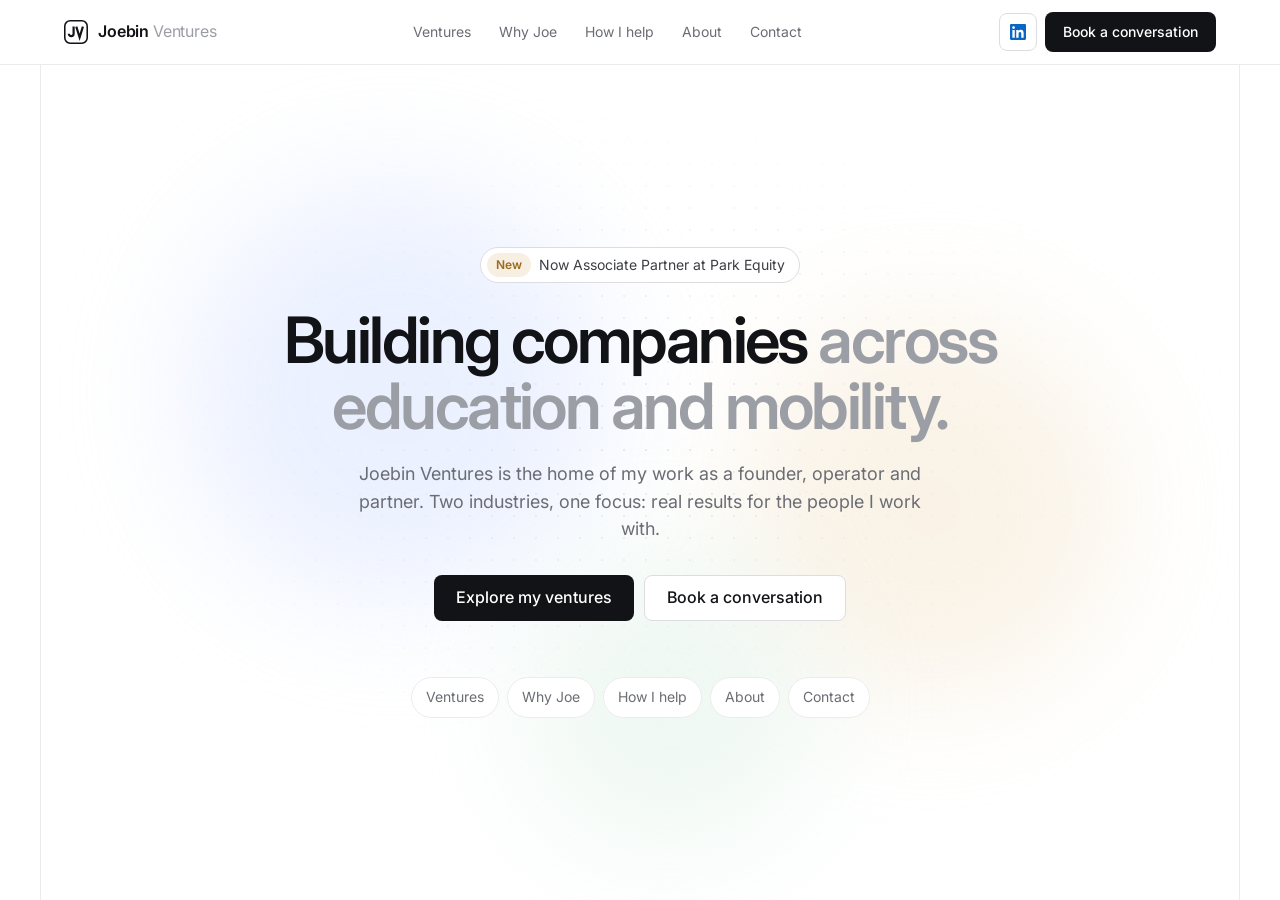
<file: index.html>
<!doctype html>
<html lang="en">
<head>
<meta charset="utf-8">
<meta name="viewport" content="width=device-width, initial-scale=1">
<title>Joebin Ventures</title>
<meta name="description" content="Joebin Ventures. Joe Suri builds, grows and advises companies across education technology, parking and mobility.">
<link rel="icon" href="favicon.svg" type="image/svg+xml">
<link rel="apple-touch-icon" href="apple-touch-icon.png">
<link rel="canonical" href="https://joebinventures.com/">
<meta property="og:type" content="website">
<meta property="og:site_name" content="Joebin Ventures">
<meta property="og:title" content="Joebin Ventures">
<meta property="og:description" content="Joe Suri builds and grows companies across education technology, parking and mobility. Co-Founder of ClearPath USA and Associate Partner at Park Equity.">
<meta property="og:url" content="https://joebinventures.com/">
<meta property="og:image" content="https://joebinventures.com/og-image.png">
<meta name="twitter:card" content="summary_large_image">
<meta name="theme-color" content="#ffffff">
<script type="application/ld+json">{"@context":"https://schema.org","@type":"Person","name":"Joe Suri","url":"https://joebinventures.com/","email":"mailto:suri@joebinventures.com","jobTitle":"Founder, Joebin Ventures","worksFor":[{"@type":"Organization","name":"Joebin Ventures","url":"https://joebinventures.com/"},{"@type":"Organization","name":"ClearPath USA","url":"https://clearpathusa.io"},{"@type":"Organization","name":"Square Parking"}],"alumniOf":"Boise State University","sameAs":["https://www.linkedin.com/in/joe-suri/"]}</script>
<link rel="preconnect" href="https://fonts.googleapis.com">
<link rel="preconnect" href="https://fonts.gstatic.com" crossorigin>
<link href="https://fonts.googleapis.com/css2?family=Inter:wght@400;500;600&display=swap" rel="stylesheet">
<link rel="stylesheet" href="styles.css">
</head>
<body>

<header>
  <div class="nav">
    <a href="#" class="brand" data-home><img src="jv-mark.svg" alt=""><span>Joebin <em>Ventures</em></span></a>
    <ul class="links">
      <li><a href="#ventures" data-tab="ventures">Ventures</a></li>
      <li><a href="#why" data-tab="why">Why Joe</a></li>
      <li><a href="#work" data-tab="work">How I help</a></li>
      <li><a href="#about" data-tab="about">About</a></li>
      <li><a href="#contact" data-tab="contact">Contact</a></li>
    </ul>
    <div class="navcta">
      <a href="https://www.linkedin.com/in/joe-suri/" class="icon-btn" target="_blank" rel="noopener" aria-label="Joe Suri on LinkedIn"><svg viewBox="0 0 24 24" fill="currentColor"><path d="M20.45 20.45h-3.56v-5.57c0-1.33-.02-3.04-1.85-3.04-1.85 0-2.14 1.45-2.14 2.94v5.67H9.34V9h3.42v1.56h.05c.48-.9 1.64-1.85 3.37-1.85 3.6 0 4.27 2.37 4.27 5.46v6.28zM5.34 7.43a2.06 2.06 0 1 1 0-4.13 2.06 2.06 0 0 1 0 4.13zM7.12 20.45H3.56V9h3.56v11.45zM22.22 0H1.77C.79 0 0 .77 0 1.73v20.54C0 23.23.79 24 1.77 24h20.45c.98 0 1.78-.77 1.78-1.73V1.73C24 .77 23.2 0 22.22 0z"/></svg></a>
      <a href="#contact" class="btn btn-dark">Book a conversation</a>
    </div>
    <button class="menu-btn" id="menuBtn" aria-label="Open menu" aria-expanded="false"><svg viewBox="0 0 24 24" fill="none" stroke="currentColor" stroke-width="1.8"><path d="M4 7h16M4 12h16M4 17h16"/></svg></button>
  </div>
  <nav class="mnav"><a href="#ventures" data-tab="ventures">Ventures</a><a href="#why" data-tab="why">Why Joe</a><a href="#work" data-tab="work">How I help</a><a href="#about" data-tab="about">About</a><a href="#contact" data-tab="contact">Contact</a><a href="https://www.linkedin.com/in/joe-suri/" target="_blank" rel="noopener">LinkedIn</a></nav>
</header>

<main class="frame">
<div class="view" data-view="home">
  <section class="pad cover">
    <div class="glow" aria-hidden="true"><i></i><i></i><i></i></div>
    <a href="https://parkequityusa.com" target="_blank" rel="noopener" class="announce pop" style="--d:0"><b>New</b>Now Associate Partner at Park Equity</a>
    <h1 aria-label="Building companies across education and mobility."><span class="w" style="--i:0">Building</span> <span class="w" style="--i:1">companies</span> <span class="faint"><span class="w" style="--i:2">across</span> <span class="w" style="--i:3">education</span> <span class="w" style="--i:4">and</span> <span class="w" style="--i:5">mobility.</span></span></h1>
    <p class="pop" style="--d:7">Joebin Ventures is the home of my work as a founder, operator and partner. Two industries, one focus: real results for the people I work with.</p>
    <div class="cta pop" style="--d:9">
      <a href="#ventures" class="btn btn-dark btn-lg">Explore my ventures</a>
      <a href="#contact" class="btn btn-light btn-lg">Book a conversation</a>
    </div>
    <nav class="cover-tabs" aria-label="Sections">
      <a href="#ventures" class="pop" style="--d:11">Ventures</a><a href="#why" class="pop" style="--d:12">Why Joe</a><a href="#work" class="pop" style="--d:13">How I help</a><a href="#about" class="pop" style="--d:14">About</a><a href="#contact" class="pop" style="--d:15">Contact</a>
    </nav>
  </section>
</div>
<div class="view" data-view="ventures" hidden>
  <section class="pad">
    <div class="inner">
      <span class="eyebrow">Ventures</span>
      <h1 class="h2">Companies I build, <span>grow and invest in.</span></h1>
    </div>
    <div class="records inner">
      <a class="rec" href="https://clearpathusa.io" target="_blank" rel="noopener">
        <div class="rec-h"><span class="logo-box"><img src="logos/clearpath.png" alt="ClearPath USA logo"></span><div class="rec-t"><strong>ClearPath USA</strong><small>Co-Founder</small></div></div>
        <h3 class="rec-o">50+ students served</h3>
        <p class="rec-d">Partnership with Rutgers Camden, helping international students arrive prepared and thrive in the U.S.</p>
        <div class="rec-f"><span>Education technology</span><span class="pill p-green">Operating</span></div>
      </a>
      <div class="rec">
        <div class="rec-h"><span class="logo-box"><img src="logos/square-parking.png" alt="Square Parking logo"></span><div class="rec-t"><strong>Square Parking</strong><small>Director of Business Development</small></div></div>
        <h3 class="rec-o">Driving expansion</h3>
        <p class="rec-d">Built personal relationships with the owners and operators who make parking deals happen.</p>
        <div class="rec-f"><span>Parking management</span><span class="pill p-green">Operating</span></div>
      </div>
      <div class="rec">
        <div class="rec-h"><span class="logo-box"><span class="init" style="background:#7a2e3a">PA</span></span><div class="rec-t"><strong>Pi Alley Garage</strong><small>Marketing and Sales Lead</small></div></div>
        <h3 class="rec-o">Downtown Boston garage</h3>
        <p class="rec-d">Leading marketing and sales, from social media growth to a brand new website.</p>
        <div class="rec-f"><span>Parking, Boston MA</span><span class="pill p-green">Operating</span></div>
      </div>
      <a class="rec" href="https://parkequityusa.com" target="_blank" rel="noopener">
        <div class="rec-h"><span class="logo-box"><img src="logos/park-equity.png" alt="Park Equity logo"></span><div class="rec-t"><strong>Park Equity</strong><small>Associate Partner</small></div></div>
        <h3 class="rec-o">Key relationships</h3>
        <p class="rec-d">Building relationships with key people across parking and mobility, and driving expansion with the firm's leadership.</p>
        <div class="rec-f"><span>Investment</span><span class="pill p-blue">Investing</span></div>
      </a>
      <div class="rec">
        <div class="rec-h"><span class="logo-box"><span class="init" style="background:#5a6b3a">LS</span></span><div class="rec-t"><strong>Linksman Studios</strong><small>Business Development</small></div></div>
        <h3 class="rec-o">Building the pipeline</h3>
        <p class="rec-d">Leading sales and partnerships for a golf video and photo studio, with clubs, courses and golf brands.</p>
        <div class="rec-f"><span>Golf media</span><span class="pill p-gold">In motion</span></div>
      </div>
      <div class="rec">
        <div class="rec-h"><span class="logo-box"><img src="logos/nextgen-mark.svg" alt="NextGen Mobility Reps logo"></span><div class="rec-t"><strong>NextGen Mobility Reps</strong><small>Founder</small></div></div>
        <h3 class="rec-o">Founded and built</h3>
        <p class="rec-d">A representation business connecting parking and mobility technology with the operators who buy it.</p>
        <div class="rec-f"><span>Mobility technology</span><span class="pill p-gold">Founded</span></div>
      </div>
    </div>
  </section>
  <section class="band pad">
    <div class="inner feat">
      <div>
        <span class="eyebrow">Pipeline</span>
        <h2 class="h2">What's in motion.</h2>
        <p class="sub">Every venture follows the same path: find the opportunity, open the door, and build something that lasts.</p>
        <div class="flist">
          <div class="fl"><svg viewBox="0 0 24 24" fill="none" stroke="currentColor" stroke-width="1.6"><path d="M5 12h14M13 6l6 6-6 6"/></svg><div><strong>In motion</strong><p>Linksman Studios</p></div></div>
          <div class="fl"><svg viewBox="0 0 24 24" fill="none" stroke="currentColor" stroke-width="1.6"><path d="M4 19V9M10 19V5M16 19v-7M22 19H2"/></svg><div><strong>Operating</strong><p>ClearPath USA, Square Parking, Pi Alley Garage</p></div></div>
          <div class="fl"><svg viewBox="0 0 24 24" fill="none" stroke="currentColor" stroke-width="1.6"><circle cx="12" cy="12" r="9"/><path d="M12 7v10M9.5 9.5c0-1 1.1-1.6 2.5-1.6s2.5.6 2.5 1.7c0 2.4-5 1.4-5 3.8 0 1.1 1.1 1.7 2.5 1.7s2.5-.6 2.5-1.6"/></svg><div><strong>Investing</strong><p>Park Equity</p></div></div>
        </div>
      </div>
      <div class="board">
        <div class="board-top">Ventures pipeline<span>November 2026</span></div>
        <div class="cols">
          <div class="col">
            <h4><span class="pill p-gold">In motion</span><em>1</em></h4>
            <div class="card"><strong>Linksman Studios</strong><small>Golf media</small></div>
          </div>
          <div class="col">
            <h4><span class="pill p-green">Operating</span><em>3</em></h4>
            <div class="card"><strong>ClearPath USA</strong><small>50+ students served</small></div>
            <div class="card"><strong>Square Parking</strong><small>Parking management</small></div>
            <div class="card"><strong>Pi Alley Garage</strong><small>Boston, MA</small></div>
          </div>
          <div class="col">
            <h4><span class="pill p-blue">Investing</span><em>1</em></h4>
            <div class="card"><strong>Park Equity</strong><small>Investment</small></div>
          </div>
        </div>
      </div>
    </div>
  </section>
</div>
<div class="view" data-view="why" hidden>
  <section class="pad">
    <div class="inner">
      <span class="eyebrow">Why Joe</span>
      <h2 class="h2">Parking and EdTech rarely meet. <span>I've built in both.</span></h2>
      <p class="sub">Most people in parking have never built an EdTech company, and most EdTech founders have never closed a parking deal. That overlap is where I add value.</p>
      <div class="grid4">
        <div class="cell"><span class="k">01</span><h3>Selling since 14</h3><p>Started on the sales floor at Rip Curl and have been selling and leading ever since.</p></div>
        <div class="cell"><span class="k">02</span><h3>Deep in parking and mobility</h3><p>From technology to operations to investment.</p><div class="path">SKIDATA <i>&rarr;</i> NextGen <i>&rarr;</i> Square Parking <i>&rarr;</i> Park Equity</div></div>
        <div class="cell"><span class="k">03</span><h3>Building in EdTech</h3><p>Co-founded ClearPath USA to help international students land well in the United States.</p></div>
        <div class="cell"><span class="k">04</span><h3>UK and US perspective</h3><p>Originally from England, built my career in America. I know what it takes to start over.</p></div>
      </div>
    </div>
  </section>
  <section class="band pad">
    <div class="inner quote">
      <blockquote>Joe has been an invaluable addition to my team.</blockquote>
      <div class="who"><span class="av">BH</span><div><strong>Brett Harwood</strong><small>Principal, Park Equity</small></div></div>
    </div>
  </section>
</div>
<div class="view" data-view="work" hidden>
  <section class="pad">
    <div class="inner">
      <span class="eyebrow">How I help</span>
      <h2 class="h2">Practical work that <span>moves the numbers.</span></h2>
      <div class="grid3">
        <div class="cell"><svg viewBox="0 0 24 24" fill="none" stroke="currentColor" stroke-width="1.6"><path d="M3 17l6-6 4 4 8-8"/><path d="M14 7h7v7"/></svg><h3>Business development</h3><p>Building pipelines, opening doors and closing partnerships with institutions, operators and property owners.</p></div>
        <div class="cell"><svg viewBox="0 0 24 24" fill="none" stroke="currentColor" stroke-width="1.6"><circle cx="12" cy="12" r="9"/><circle cx="12" cy="12" r="4"/></svg><h3>Go to market</h3><p>Positioning, pricing and outreach for early stage companies ready to land their first customers.</p></div>
        <div class="cell"><svg viewBox="0 0 24 24" fill="none" stroke="currentColor" stroke-width="1.6"><path d="M8 12h8"/><rect x="2" y="8" width="7" height="8" rx="2"/><rect x="15" y="8" width="7" height="8" rx="2"/></svg><h3>Partnerships</h3><p>Structuring relationships that create value on both sides, from schools and carriers to parking operators.</p></div>
      </div>
      <h3 class="subhead">How an engagement works</h3>
      <div class="grid4 tight">
        <div class="cell soft"><span class="k">STEP 1</span><h3>Intro call</h3><p>A short conversation about where you are and where you're stuck.</p></div>
        <div class="cell soft"><span class="k">STEP 2</span><h3>Plan</h3><p>A clear target list, the right message and a 90 day plan.</p></div>
        <div class="cell soft"><span class="k">STEP 3</span><h3>Open doors</h3><p>Outreach and introductions to the people who can say yes.</p></div>
        <div class="cell soft"><span class="k">STEP 4</span><h3>Close and grow</h3><p>Turn conversations into partnerships, then build on what works.</p></div>
      </div>
      <p class="note">Engagements can be advisory or project based, depending on what you need.</p>
    </div>
  </section>
</div>
<div class="view" data-view="about" hidden>
  <section class="pad">
    <div class="inner profile">
      <div class="photo"><img src="joe-suri.jpg" alt="Joe Suri"></div>
      <div>
        <span class="eyebrow">About</span>
        <h1 class="h2">Joe Suri</h1>
        <p>Founder, operator and dealmaker. I've been selling since I was fourteen, and I've spent most of my career inside parking and mobility: SKIDATA, then founding NextGen Mobility Reps, and today Square Parking and Park Equity.</p>
        <p>Now I'm also building in EdTech. I co-founded ClearPath USA, which has served more than 50 international students and partners with Rutgers Camden.</p>
        <p>Originally from England and based in New Jersey, I know what it takes to start over somewhere new. That UK and US perspective shapes how I build, sell and partner.</p>
        <div class="chips">
          <span>Co-Founder, ClearPath USA</span><span>Associate Partner, Park Equity</span><span>Business Development, Square Parking</span><span>Marketing &amp; Sales, Pi Alley Garage</span>
        </div>
        <div class="cta"><a href="mailto:suri@joebinventures.com" class="btn btn-dark">Email Joe</a><a href="https://www.linkedin.com/in/joe-suri/" class="btn btn-light" target="_blank" rel="noopener"><svg viewBox="0 0 24 24" fill="#0a66c2"><path d="M20.45 20.45h-3.56v-5.57c0-1.33-.02-3.04-1.85-3.04-1.85 0-2.14 1.45-2.14 2.94v5.67H9.34V9h3.42v1.56h.05c.48-.9 1.64-1.85 3.37-1.85 3.6 0 4.27 2.37 4.27 5.46v6.28zM5.34 7.43a2.06 2.06 0 1 1 0-4.13 2.06 2.06 0 0 1 0 4.13zM7.12 20.45H3.56V9h3.56v11.45zM22.22 0H1.77C.79 0 0 .77 0 1.73v20.54C0 23.23.79 24 1.77 24h20.45c.98 0 1.78-.77 1.78-1.73V1.73C24 .77 23.2 0 22.22 0z"/></svg>LinkedIn</a></div>
      </div>
    </div>
  </section>
  <section class="band pad">
    <div class="inner">
      <span class="eyebrow">Recognition</span>
      <h2 class="h2">Leadership, <span>early and often.</span></h2>
      <div class="grid3">
        <div class="cell award">
          <span class="ic"><svg viewBox="0 0 24 24" fill="none" stroke="currentColor" stroke-width="1.7"><circle cx="12" cy="9" r="6"/><path d="M8.5 13.8 7 22l5-3 5 3-1.5-8.2"/></svg></span>
          <h3>City Recognition Award</h3><small>City of Lake Forest</small>
          <p>Honored by the city for my work as Student Council Liaison, connecting students with local leadership.</p>
        </div>
        <div class="cell award">
          <span class="ic"><svg viewBox="0 0 24 24" fill="none" stroke="currentColor" stroke-width="1.7"><path d="M12 2 4 5v6c0 5 3.4 9.4 8 11 4.6-1.6 8-6 8-11V5l-8-3z"/><path d="m8.5 12 2.5 2.5 4.5-5"/></svg></span>
          <h3>Grand Council Citation</h3><small>Sigma Chi Fraternity</small>
          <p>Awarded by Sigma Chi's Grand Council in recognition of outstanding service.</p>
        </div>
        <div class="cell award">
          <span class="ic"><svg viewBox="0 0 24 24" fill="none" stroke="currentColor" stroke-width="1.7"><path d="m2 9 10-5 10 5-10 5-10-5z"/><path d="M6 11v5c0 1.7 2.7 3 6 3s6-1.3 6-3v-5"/></svg></span>
          <h3>Dean's List</h3><small>Boise State University</small>
          <p>Double major in Business Entrepreneurship and Business Administration.</p>
        </div>
      </div>
    </div>
  </section>
  <section class="band pad">
    <div class="inner">
      <span class="eyebrow">Journey</span>
      <h2 class="h2">From the sales floor <span>to building companies.</span></h2>
      <div class="table">
        <div class="tr th"><span>When</span><span>Where</span><span>What</span></div>
        <div class="tr"><span class="when">Age 14</span><strong>Rip Curl</strong><p>Started in clothing sales and learned the fundamentals: read people, solve their problem, close.</p></div>
        <div class="tr"><span class="when">High school</span><strong>Student Council Liaison</strong><p>Represented the student body and was recognized by the City of Lake Forest.</p></div>
        <div class="tr"><span class="when">University</span><strong>Boise State &amp; Sigma Chi</strong><p>Dean's List with a double major, and a Grand Council Citation for service.</p></div>
        <div class="tr"><span class="when">Industry</span><strong>SKIDATA</strong><p>Built a foundation in parking and access technology with a global industry leader.</p></div>
        <div class="tr"><span class="when">Founder</span><strong>NextGen Mobility Reps</strong><p>Founded a representation business connecting mobility technology with operators.</p></div>
        <div class="tr"><span class="when">Today</span><strong>Joebin Ventures</strong><p>Co-Founder of ClearPath USA (50+ students served, Rutgers Camden partnership), Associate Partner at Park Equity, Director of Business Development at Square Parking, marketing and sales for Pi Alley Garage in Boston, and business development for Linksman Studios.</p></div>
      </div>
    </div>
  </section>
  <section class="band">
    <div class="stats">
      <div class="stat"><b>50+</b><span>Students served by ClearPath USA</span></div>
      <div class="stat"><b>2</b><span>Companies founded</span></div>
      <div class="stat"><b>100+</b><span>Year legacy at Square Parking</span></div>
      <div class="stat"><b>14</b><span>Age I started working</span></div>
    </div>
  </section>
  <section class="band pad">
    <div class="inner">
      <span class="eyebrow">Beyond business</span>
      <h2 class="h2">Always pushing.</h2>
      <p class="sub">I believe in pushing myself physically and mentally. Running marathons and staying disciplined keep me sharp, and that same mindset shows up in everything I build.</p>
      <div class="chips"><span>Marathon runner</span><span>Golf</span><span>Tennis</span><span>Arsenal supporter</span></div>
    </div>
  </section>
</div>
<div class="view" data-view="contact" hidden>
  <section class="pad">
    <div class="inner contact-grid">
      <div>
        <span class="eyebrow">Contact</span>
        <h2 class="h2">Book a conversation.</h2>
        <p class="sub">Partnerships, advisory or a new idea. Email me directly, or tell me what you're working on and I'll get back to you personally.</p>
        <div class="ways">
          <a class="way" href="mailto:suri@joebinventures.com"><svg viewBox="0 0 24 24" fill="none" stroke="currentColor" stroke-width="1.6"><rect x="3" y="5" width="18" height="14" rx="2"/><path d="m3 7 9 6 9-6"/></svg><div><small>Email</small><span>suri@joebinventures.com</span></div><button class="copy" type="button" data-copy="suri@joebinventures.com">Copy</button></a>
          <a class="way" href="https://www.linkedin.com/in/joe-suri/" target="_blank" rel="noopener"><svg viewBox="0 0 24 24" fill="#0a66c2"><path d="M20.45 20.45h-3.56v-5.57c0-1.33-.02-3.04-1.85-3.04-1.85 0-2.14 1.45-2.14 2.94v5.67H9.34V9h3.42v1.56h.05c.48-.9 1.64-1.85 3.37-1.85 3.6 0 4.27 2.37 4.27 5.46v6.28zM5.34 7.43a2.06 2.06 0 1 1 0-4.13 2.06 2.06 0 0 1 0 4.13zM7.12 20.45H3.56V9h3.56v11.45zM22.22 0H1.77C.79 0 0 .77 0 1.73v20.54C0 23.23.79 24 1.77 24h20.45c.98 0 1.78-.77 1.78-1.73V1.73C24 .77 23.2 0 22.22 0z"/></svg><div><small>LinkedIn</small><span>linkedin.com/in/joe-suri</span></div></a>
        </div>
      </div>
      <form class="cf" id="cf" novalidate>
        <div class="two">
          <label for="cf-name">Name<input id="cf-name" name="name" autocomplete="name" required></label>
          <label for="cf-email">Email<input id="cf-email" name="email" type="email" autocomplete="email" required></label>
        </div>
        <div class="two">
          <label for="cf-company">Company<input id="cf-company" name="company" autocomplete="organization"></label>
          <label for="cf-topic">Topic<select id="cf-topic" name="topic"><option>Partnership</option><option>Advisory</option><option>Business development</option><option>Parking or mobility</option><option>ClearPath USA</option><option>Something else</option></select></label>
        </div>
        <label for="cf-msg">What are you working on?<textarea id="cf-msg" name="message" required></textarea></label>
        <div class="err" id="cf-err" hidden>Please add your name, email and a short message.</div>
        <button class="btn btn-dark btn-lg" type="submit">Send message</button>
        <div class="fine">This opens your email app with your message ready to send.</div>
      </form>
    </div>
  </section>
</div>
</main>

<footer>
  <div class="foot">
    <div><a href="./" class="brand"><img src="jv-mark.svg" alt=""><span>Joebin <em>Ventures</em></span></a><p>Building, growing and advising companies across education technology and mobility.</p></div>
    <div><h5>Ventures</h5><ul><li><a href="https://clearpathusa.io" target="_blank" rel="noopener">ClearPath USA</a></li><li><a href="#ventures">Square Parking</a></li><li><a href="https://parkequityusa.com" target="_blank" rel="noopener">Park Equity</a></li><li><a href="#ventures">Linksman Studios</a></li></ul></div>
    <div><h5>Joebin</h5><ul><li><a href="#about">About</a></li><li><a href="#ventures">Ventures</a></li><li><a href="#why">Why Joe</a></li><li><a href="#work">How I help</a></li><li><a href="#contact">Contact</a></li></ul></div>
    <div><h5>Contact</h5><ul><li><a href="mailto:suri@joebinventures.com">suri@joebinventures.com</a></li><li><a href="https://www.linkedin.com/in/joe-suri/" target="_blank" rel="noopener">LinkedIn</a></li><li>New Jersey, USA</li></ul></div>
  </div>
  <div class="legal"><span>&copy; <span id="yr">2026</span> Joebin Ventures</span><span>joebinventures.com</span></div>
</footer>

<script>
document.getElementById('yr').textContent=new Date().getFullYear();
var views=document.querySelectorAll('.view'),tabsEls=document.querySelectorAll('[data-tab]');
var names=[].map.call(views,function(v){return v.getAttribute('data-view')});
function route(){var k=(location.hash||'').replace('#','');if(names.indexOf(k)<0)k='home';
 views.forEach(function(v){v.hidden=v.getAttribute('data-view')!==k});
 tabsEls.forEach(function(a){var on=a.getAttribute('data-tab')===k;a.classList.toggle('on',on);if(on)a.setAttribute('aria-current','page');else a.removeAttribute('aria-current')});
 document.body.classList.toggle('is-home',k==='home');
 document.title=k==='home'?'Joebin Ventures':({ventures:'Ventures',why:'Why Joe',work:'How I help',about:'About Joe Suri',contact:'Contact'}[k]+' | Joebin Ventures');
 window.scrollTo(0,0);}
window.addEventListener('hashchange',route);route();
document.querySelector('[data-home]').addEventListener('click',function(e){e.preventDefault();history.pushState('',document.title,location.pathname);route();});

var h=document.querySelector('header'),mb=document.getElementById('menuBtn');
mb.addEventListener('click',function(){var o=h.classList.toggle('open');mb.setAttribute('aria-expanded',o)});
document.querySelectorAll('.mnav a').forEach(function(a){a.addEventListener('click',function(){h.classList.remove('open')})});
document.querySelectorAll('.copy').forEach(function(b){b.addEventListener('click',function(e){e.preventDefault();e.stopPropagation();var t=b.getAttribute('data-copy');
 var done=function(){b.textContent='Copied';setTimeout(function(){b.textContent='Copy'},1600)};
 if(navigator.clipboard){navigator.clipboard.writeText(t).then(done,function(){})}});});
var f=document.getElementById('cf');
if(f){f.addEventListener('submit',function(e){e.preventDefault();
 var g=function(id){return document.getElementById(id).value.trim()};
 var n=g('cf-name'),em=g('cf-email'),m=g('cf-msg'),c=g('cf-company'),t=g('cf-topic');
 var err=document.getElementById('cf-err');
 if(!n||!em||!m){err.hidden=false;return}err.hidden=true;
 var body='Name: '+n+'\nEmail: '+em+(c?'\nCompany: '+c:'')+'\nTopic: '+t+'\n\n'+m;
 location.href='mailto:suri@joebinventures.com?subject='+encodeURIComponent(t+' inquiry from '+n)+'&body='+encodeURIComponent(body);
});}
</script>
</body>
</html>
</file>
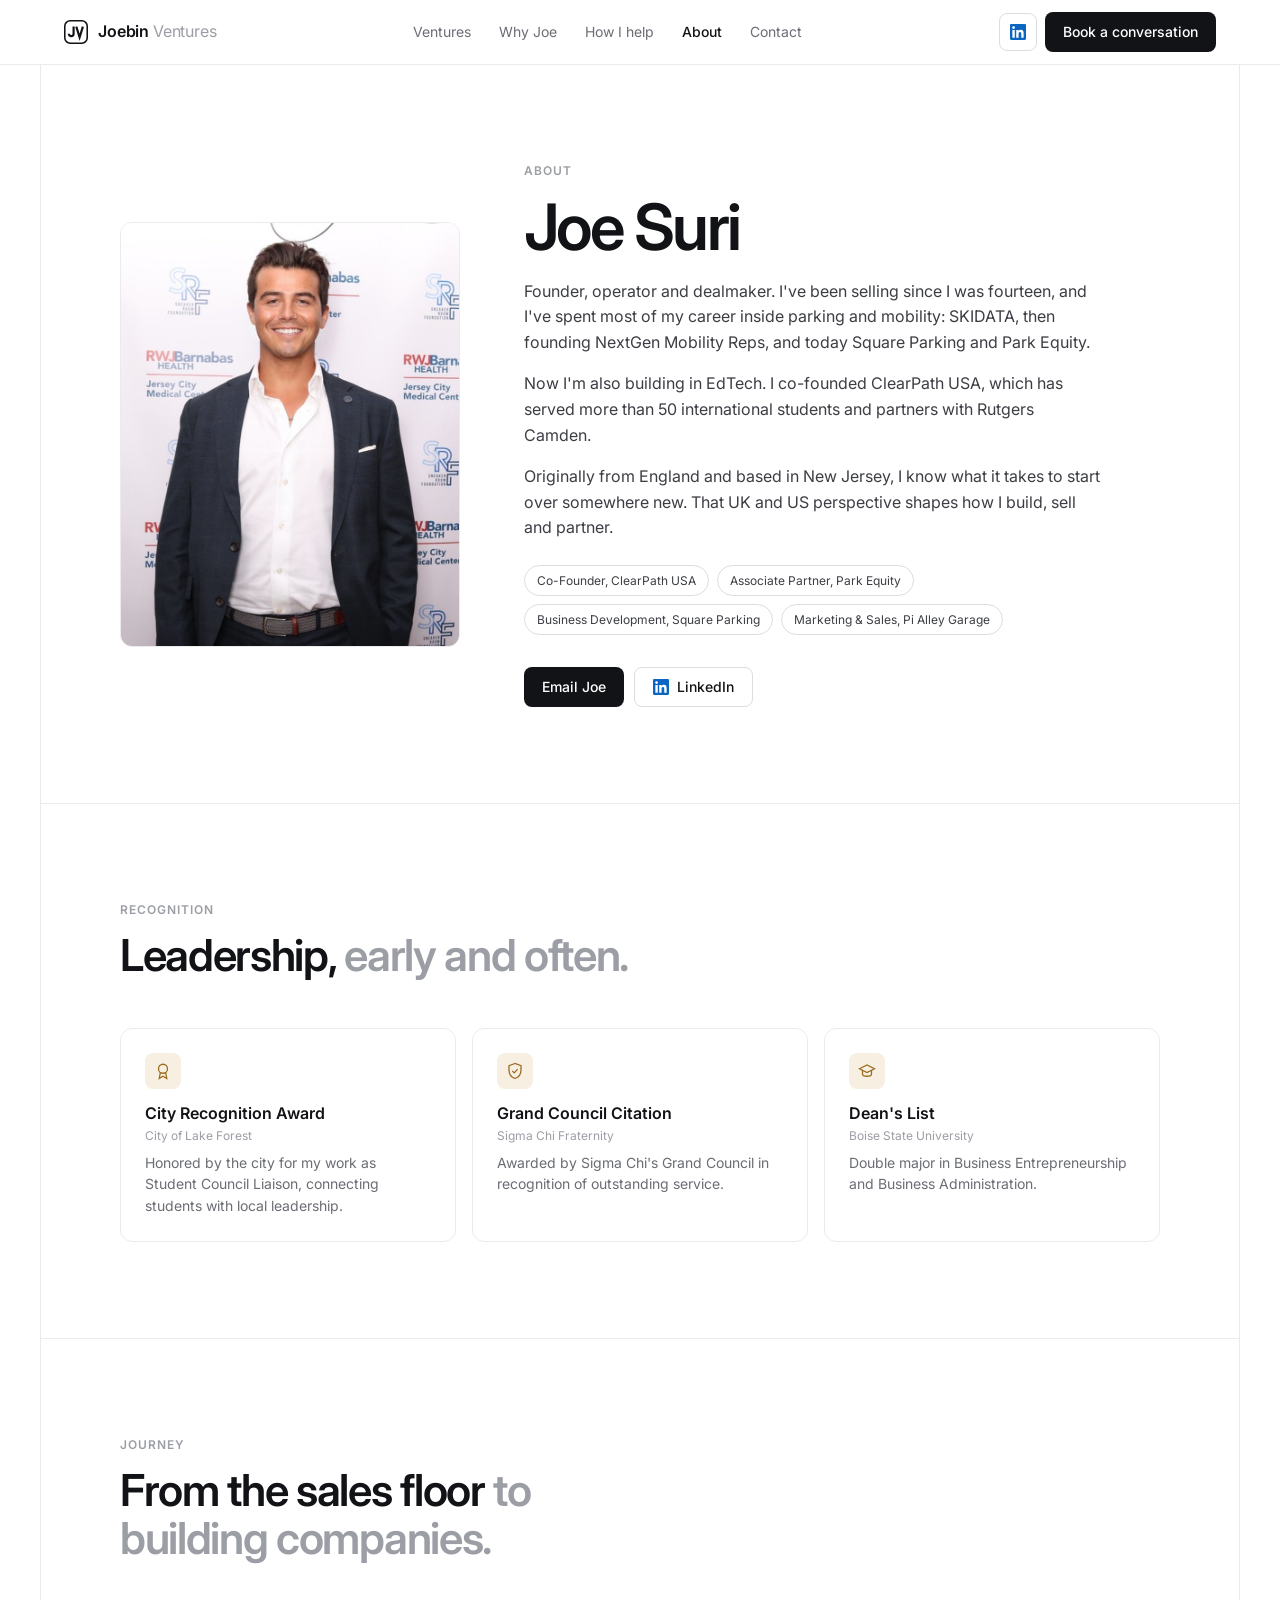
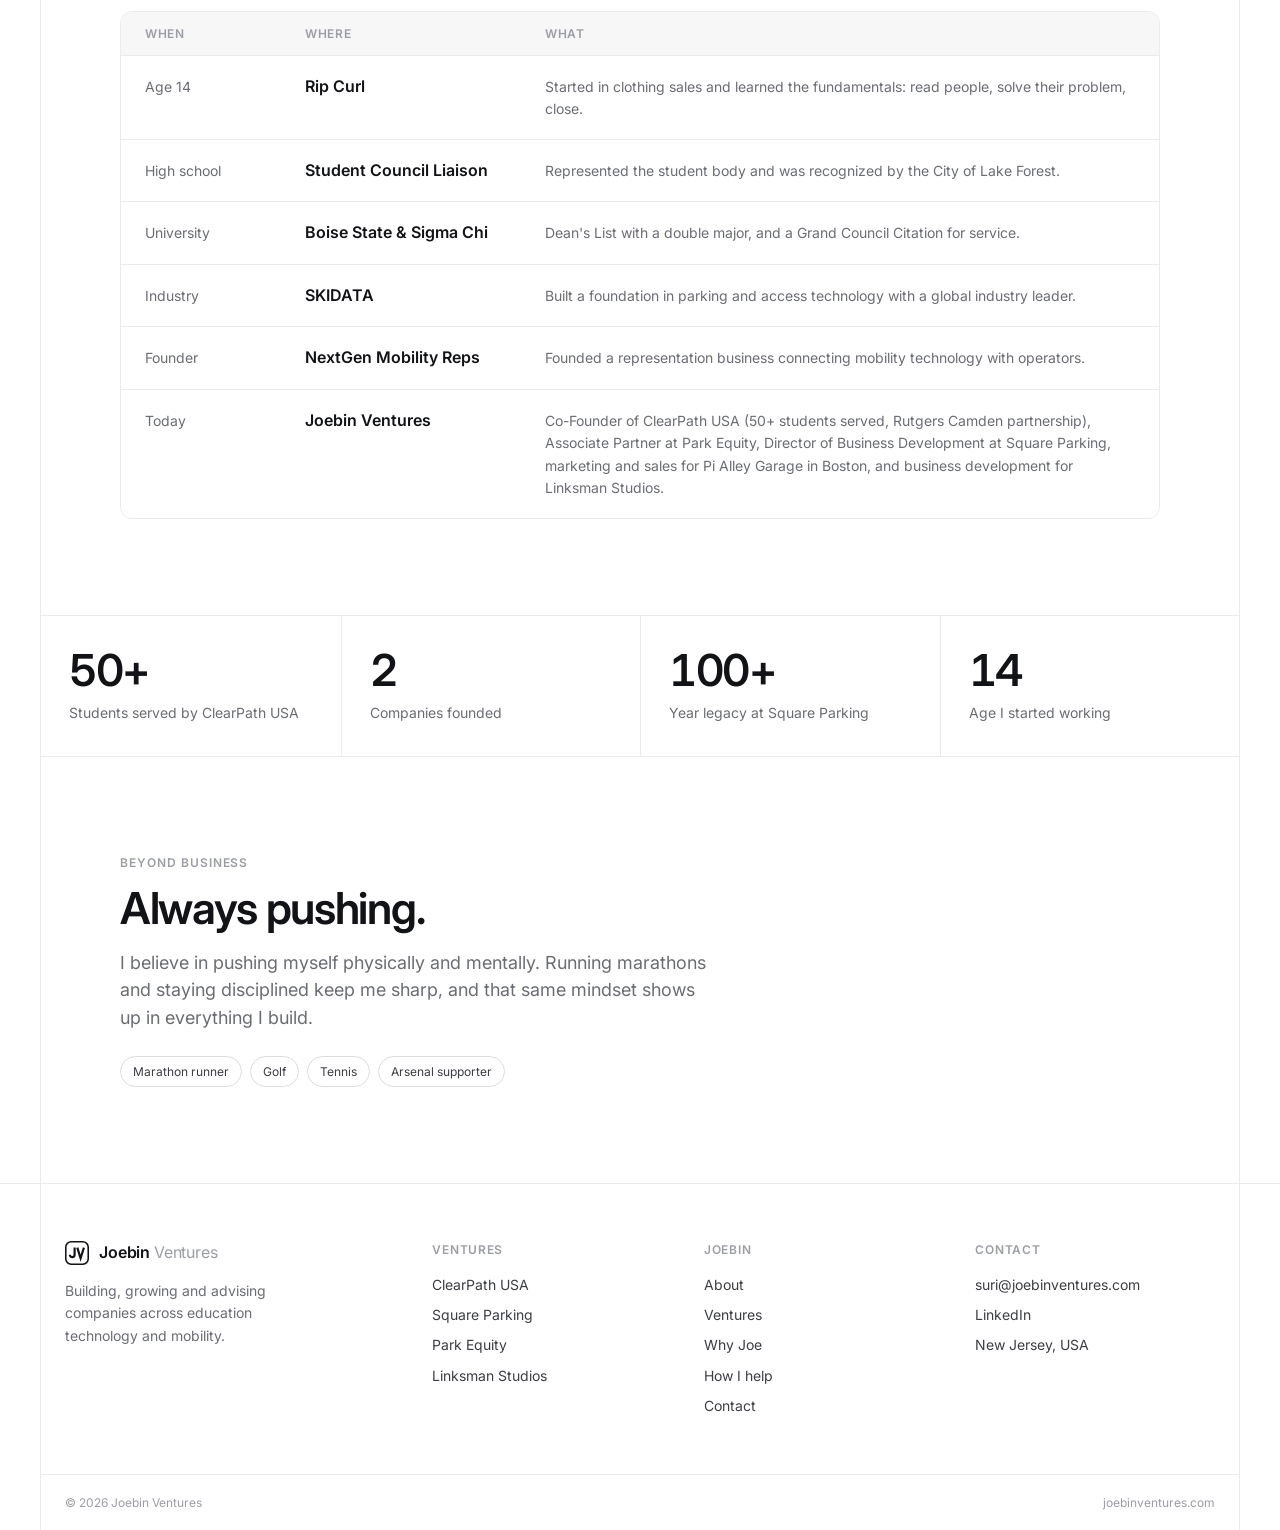
<file: about.html>
<!doctype html>
<html lang="en">
<head>
<meta charset="utf-8">
<title>About Joe Suri | Joebin Ventures</title>
<meta http-equiv="refresh" content="0; url=/#about">
<link rel="canonical" href="https://joebinventures.com/#about">
<script>location.replace('/#about')</script>
</head>
<body><a href="/#about">Continue to About Joe Suri</a></body>
</html>
</file>
<file: styles.css>
/* Joebin Ventures. One font (Inter), seven sizes, one card pattern. Light framed layout. */
:root{
  --bg:#ffffff; --soft:#f7f7f8; --line:#ebebee; --line2:#dcdce1;
  --text:#121316; --body:#3c3e44; --muted:#6b6d74; --faint:#9c9ea5;
  --green:#1f8a5b; --greenSoft:#e8f5ee; --blue:#3a63d8; --blueSoft:#ebf0fd; --amber:#9a6b1f; --amberSoft:#f7efe1;
  --font:Inter,Arial,Helvetica,sans-serif;

  /* Type scale: the only sizes used anywhere */
  --t-xs:12px;   /* labels, tags, meta */
  --t-sm:14px;   /* card text, secondary copy */
  --t-base:16px; /* body copy */
  --t-md:18px;   /* intros, lead paragraphs */
  --t-lg:22px;   /* card headlines, h3 */
  --t-xl:clamp(30px,4vw,44px);  /* section titles */
  --t-2xl:clamp(38px,6vw,64px); /* page titles */

  --r:12px;
  --shadow:0 1px 2px rgba(16,17,20,.04),0 6px 20px rgba(16,17,20,.05);
}
*{box-sizing:border-box;margin:0;padding:0}
html{scroll-behavior:smooth;overflow-x:clip}
body{background:var(--bg);color:var(--text);font-family:var(--font);font-size:var(--t-base);line-height:1.6;-webkit-font-smoothing:antialiased}
a{color:inherit;text-decoration:none}
img{display:block;max-width:100%}
h1,h2,h3,h4{font-weight:600;text-wrap:balance}
button{font-family:inherit}
:focus-visible{outline:2px solid var(--blue);outline-offset:2px}

/* Frame */
.frame{max-width:1200px;margin:0 auto;border-left:1px solid var(--line);border-right:1px solid var(--line)}
.band{border-top:1px solid var(--line)}
.pad{padding-block:96px;padding-left:max(24px,env(safe-area-inset-left,0px));padding-right:max(24px,env(safe-area-inset-right,0px))}
.inner{max-width:1040px;margin:0 auto}

/* Header */
header{position:sticky;top:0;z-index:30;background:rgba(255,255,255,.9);backdrop-filter:blur(12px);border-bottom:1px solid var(--line)}
.nav{max-width:1200px;margin:0 auto;height:64px;display:flex;align-items:center;justify-content:space-between;gap:24px;padding-left:max(24px,env(safe-area-inset-left,0px));padding-right:max(24px,env(safe-area-inset-right,0px))}
.brand{display:flex;align-items:center;gap:10px;font-weight:600;font-size:var(--t-base);letter-spacing:-.01em}
.brand img{height:24px;width:auto}
.brand em{font-style:normal;font-weight:400;color:var(--faint)}
.links{display:flex;gap:28px;list-style:none;font-size:var(--t-sm);color:var(--muted)}
.links a:hover,.links a.on{color:var(--text)}
.navcta{display:flex;gap:8px;align-items:center}
.icon-btn{width:38px;height:38px;border:1px solid var(--line2);border-radius:8px;display:inline-flex;align-items:center;justify-content:center;color:#0a66c2;background:#fff}
.icon-btn svg{width:16px;height:16px}
.menu-btn{display:none;width:38px;height:38px;border:1px solid var(--line2);border-radius:8px;background:#fff;align-items:center;justify-content:center;cursor:pointer}
.menu-btn svg{width:18px;height:18px}
.mnav{display:none;border-top:1px solid var(--line);background:#fff;padding:8px max(24px,env(safe-area-inset-left,0px)) 16px max(24px,env(safe-area-inset-right,0px))}
.mnav a{display:block;padding:12px 0;border-bottom:1px solid var(--line);font-size:var(--t-base)}
.mnav a:last-child{border-bottom:0}
header.open .mnav{display:block}

/* Buttons */
.btn{display:inline-flex;align-items:center;justify-content:center;gap:8px;height:40px;padding:0 18px;border-radius:8px;font-size:var(--t-sm);font-weight:500;white-space:nowrap;transition:background .15s,border-color .15s;cursor:pointer;border:0}
.btn-dark{background:var(--text);color:#fff}
.btn-dark:hover{background:#2a2c31}
.btn-light{background:#fff;border:1px solid var(--line2);color:var(--text)}
.btn-light:hover{border-color:#c4c5cb}
.btn-lg{height:46px;padding:0 22px;font-size:var(--t-base)}
.btn svg{width:16px;height:16px;flex:none}

/* Section heads */
.eyebrow{display:block;font-size:var(--t-xs);font-weight:600;letter-spacing:.08em;text-transform:uppercase;color:var(--faint)}
.h2{font-size:var(--t-xl);font-weight:600;letter-spacing:-.03em;line-height:1.1;margin-top:12px;max-width:720px}
.h2 span{color:var(--faint)}
.sub{font-size:var(--t-md);color:var(--muted);margin-top:16px;max-width:600px;line-height:1.55}
.cta{display:flex;gap:10px;flex-wrap:wrap;margin-top:32px}

/* Hero */
.hero{text-align:center;padding-top:96px}
.announce{display:inline-flex;align-items:center;gap:8px;padding:5px 14px 5px 6px;border:1px solid var(--line2);border-radius:999px;font-size:var(--t-sm);color:var(--body);background:#fff}
.announce b{font-size:var(--t-xs);font-weight:600;color:var(--amber);background:var(--amberSoft);border-radius:999px;padding:2px 9px}
.hero h1{font-size:var(--t-2xl);font-weight:600;letter-spacing:-.04em;line-height:1.04;margin:24px auto 0;max-width:860px}
.hero h1 span{color:var(--faint)}
.hero > p{font-size:var(--t-md);color:var(--muted);max-width:580px;margin:20px auto 0;line-height:1.55}
.hero .cta{justify-content:center}

/* Venture cards: one pattern for all */
.records{display:grid;grid-template-columns:repeat(3,1fr);gap:16px;margin-top:64px;text-align:left}
.rec{display:flex;flex-direction:column;background:#fff;border:1px solid var(--line);border-radius:var(--r);box-shadow:var(--shadow);padding:20px;transition:border-color .15s,box-shadow .15s}
a.rec:hover{border-color:var(--line2);box-shadow:0 2px 4px rgba(16,17,20,.05),0 12px 28px rgba(16,17,20,.08)}
.rec-h{display:flex;align-items:center;gap:12px}
.logo-box{width:52px;height:40px;flex:none;border:1px solid var(--line);border-radius:8px;background:#fff;display:flex;align-items:center;justify-content:center;padding:5px;overflow:hidden}
.logo-box img{max-width:100%;max-height:100%;object-fit:contain}
.logo-box .init{width:28px;height:28px;border-radius:6px;color:#fff;font-size:var(--t-xs);font-weight:600;display:flex;align-items:center;justify-content:center}
.rec-t{min-width:0}
.rec-t strong{display:block;font-size:var(--t-base);font-weight:600;line-height:1.3}
.rec-t small{display:block;font-size:var(--t-xs);color:var(--muted);margin-top:2px}
.rec-o{font-size:var(--t-lg);letter-spacing:-.02em;line-height:1.2;margin-top:20px}
.rec-d{font-size:var(--t-sm);color:var(--body);margin-top:8px;line-height:1.55;flex:1}
.rec-f{display:flex;align-items:center;justify-content:space-between;gap:10px;margin-top:20px;padding-top:14px;border-top:1px solid var(--line);font-size:var(--t-xs);color:var(--muted)}
.pill{display:inline-flex;align-items:center;gap:6px;font-size:var(--t-xs);font-weight:500;padding:2px 9px;border-radius:999px;white-space:nowrap}
.pill::before{content:"";width:6px;height:6px;border-radius:50%;background:currentColor}
.p-green{color:var(--green);background:var(--greenSoft)}
.p-blue{color:var(--blue);background:var(--blueSoft)}
.p-gold{color:var(--amber);background:var(--amberSoft)}

/* Why Joe / services / process: shared grid cell style */
.grid4,.grid3{display:grid;gap:16px;margin-top:48px}
.grid4{grid-template-columns:repeat(4,1fr)}
.grid3{grid-template-columns:repeat(3,1fr)}
.cell{border:1px solid var(--line);border-radius:var(--r);padding:24px;background:#fff}
.cell.soft{background:var(--soft)}
.cell .k{display:block;font-size:var(--t-xs);font-weight:600;color:var(--faint);letter-spacing:.04em}
.cell svg{width:22px;height:22px;color:var(--text)}
.cell h3{font-size:var(--t-base);margin-top:14px;line-height:1.35}
.cell p{font-size:var(--t-sm);color:var(--muted);margin-top:6px;line-height:1.55}
.path{display:flex;flex-wrap:wrap;gap:4px 6px;margin-top:12px;font-size:var(--t-xs);color:var(--body)}
.path i{font-style:normal;color:var(--faint)}
.subhead{font-size:var(--t-base);margin-top:56px}
.note{font-size:var(--t-sm);color:var(--muted);margin-top:16px}

/* Testimonial */
.quote{text-align:center;max-width:760px}
.quote blockquote{font-size:var(--t-xl);font-weight:600;letter-spacing:-.03em;line-height:1.2;text-wrap:balance}
.quote blockquote::before{content:"\201C";color:var(--faint)}
.quote blockquote::after{content:"\201D";color:var(--faint)}
.who{display:inline-flex;align-items:center;gap:12px;margin-top:28px;text-align:left}
.who .av{width:40px;height:40px;border-radius:50%;background:var(--green);color:#fff;font-size:var(--t-xs);font-weight:600;display:flex;align-items:center;justify-content:center}
.who strong{display:block;font-size:var(--t-sm);font-weight:600}
.who small{display:block;font-size:var(--t-xs);color:var(--muted)}

/* Pipeline */
.feat{display:grid;grid-template-columns:1fr 1.1fr;gap:64px;align-items:center}
.flist{margin-top:28px}
.fl{display:grid;grid-template-columns:24px 1fr;gap:14px;padding:16px 0;border-top:1px solid var(--line)}
.fl:first-child{border-top:0;padding-top:0}
.fl svg{width:20px;height:20px;margin-top:2px}
.fl strong{display:block;font-size:var(--t-base);font-weight:600}
.fl p{font-size:var(--t-sm);color:var(--muted);margin-top:2px}
.board{background:var(--soft);border:1px solid var(--line);border-radius:var(--r);padding:14px}
.board-top{display:flex;justify-content:space-between;align-items:center;font-size:var(--t-sm);font-weight:600;padding:2px 4px 14px}
.board-top span{font-size:var(--t-xs);font-weight:400;color:var(--faint)}
.cols{display:grid;grid-template-columns:repeat(3,1fr);gap:10px}
.col h4{display:flex;align-items:center;justify-content:space-between;padding:0 2px 10px;font-weight:500}
.col h4 em{font-style:normal;font-size:var(--t-xs);color:var(--faint)}
.card{background:#fff;border:1px solid var(--line);border-radius:8px;padding:12px;margin-bottom:8px}
.card strong{display:block;font-size:var(--t-sm);font-weight:600}
.card small{display:block;font-size:var(--t-xs);color:var(--muted);margin-top:2px}

/* Profile */
.profile{display:grid;grid-template-columns:340px 1fr;gap:64px;align-items:center}
.photo{border-radius:var(--r);overflow:hidden;border:1px solid var(--line);aspect-ratio:4/5;max-width:100%}
.photo img{width:100%;height:100%;object-fit:cover;object-position:50% 15%}
.profile p{font-size:var(--t-base);color:var(--body);margin-top:16px;max-width:580px}
.profile h1.h2{font-size:var(--t-2xl);letter-spacing:-.04em}
.chips{display:flex;flex-wrap:wrap;gap:8px;margin-top:24px}
.chips span{font-size:var(--t-xs);padding:5px 12px;border:1px solid var(--line2);border-radius:999px;color:var(--body);background:#fff}

/* Stats */
.stats{display:grid;grid-template-columns:repeat(4,1fr)}
.stat{padding:32px 28px;border-left:1px solid var(--line)}
.stat:first-child{border-left:0}
.stat b{display:block;font-size:var(--t-xl);font-weight:600;letter-spacing:-.03em;line-height:1;font-variant-numeric:tabular-nums}
.stat span{display:block;font-size:var(--t-sm);color:var(--muted);margin-top:10px}

/* Awards and journey table (About) */
.award .ic{width:36px;height:36px;border-radius:8px;background:var(--amberSoft);color:var(--amber);display:flex;align-items:center;justify-content:center}
.award .ic svg{width:18px;height:18px;color:var(--amber)}
.award small{display:block;font-size:var(--t-xs);color:var(--faint);margin-top:2px}
.table{margin-top:48px;border:1px solid var(--line);border-radius:var(--r);overflow:hidden;background:#fff}
.tr{display:grid;grid-template-columns:140px 220px 1fr;gap:20px;padding:18px 24px;border-top:1px solid var(--line);align-items:baseline}
.tr:first-child{border-top:0}
.tr.th{background:var(--soft);font-size:var(--t-xs);font-weight:600;letter-spacing:.06em;text-transform:uppercase;color:var(--faint);padding-block:12px}
.tr .when{font-size:var(--t-sm);color:var(--muted)}
.tr strong{font-size:var(--t-base);font-weight:600}
.tr p{font-size:var(--t-sm);color:var(--muted)}

/* Contact */
.contact-grid{display:grid;grid-template-columns:1fr 1.1fr;gap:64px;align-items:start}
.ways{margin-top:28px;display:grid;gap:10px}
.way{display:flex;align-items:center;gap:14px;padding:14px 16px;border:1px solid var(--line);border-radius:10px;background:#fff;font-size:var(--t-sm)}
a.way:hover{border-color:var(--line2)}
.way svg{width:18px;height:18px;flex:none}
.way small{display:block;font-size:var(--t-xs);color:var(--faint)}
.copy{margin-left:auto;background:none;border:0;font-size:var(--t-xs);color:var(--muted);cursor:pointer;text-decoration:underline;text-underline-offset:3px}
.copy:hover{color:var(--text)}
form.cf{border:1px solid var(--line);border-radius:var(--r);padding:24px;background:#fff;box-shadow:var(--shadow);display:grid;gap:16px}
.cf .two{display:grid;grid-template-columns:1fr 1fr;gap:16px}
.cf label{display:grid;gap:6px;font-size:var(--t-xs);font-weight:600;color:var(--body);min-width:0}
.cf input,.cf select,.cf textarea{font:inherit;font-size:var(--t-sm);font-weight:400;color:var(--text);border:1px solid var(--line2);border-radius:8px;padding:10px 12px;background:#fff;width:100%}
.cf textarea{min-height:120px;resize:vertical}
.cf input:focus,.cf select:focus,.cf textarea:focus{outline:2px solid var(--blue);outline-offset:0;border-color:transparent}
.cf .btn{width:100%}
.cf .fine{font-size:var(--t-xs);color:var(--faint);text-align:center}
.cf .err{font-size:var(--t-sm);color:#b42318}
.centered{text-align:center}
.centered .h2,.centered .sub{margin-left:auto;margin-right:auto}
.centered .cta{justify-content:center}

/* Footer */
footer{border-top:1px solid var(--line)}
.foot{max-width:1200px;margin:0 auto;border-left:1px solid var(--line);border-right:1px solid var(--line);display:grid;grid-template-columns:1.4fr 1fr 1fr 1fr;gap:32px;padding-block:56px;padding-left:max(24px,env(safe-area-inset-left,0px));padding-right:max(24px,env(safe-area-inset-right,0px))}
.foot p{font-size:var(--t-sm);color:var(--muted);margin-top:14px;max-width:260px}
.foot h5{font-size:var(--t-xs);font-weight:600;letter-spacing:.06em;text-transform:uppercase;color:var(--faint);margin-bottom:14px}
.foot ul{list-style:none;display:grid;gap:8px;font-size:var(--t-sm);color:var(--body)}
.foot ul a:hover{color:var(--text)}
.legal{max-width:1200px;margin:0 auto;border:1px solid var(--line);border-bottom:0;display:flex;justify-content:space-between;flex-wrap:wrap;gap:10px;padding-block:18px;padding-left:max(24px,env(safe-area-inset-left,0px));padding-right:max(24px,env(safe-area-inset-right,0px));font-size:var(--t-xs);color:var(--faint)}

/* 404 */
.nf{text-align:center}
.nf .code{font-size:var(--t-xs);font-weight:600;letter-spacing:.2em;color:var(--faint)}

@media (max-width:960px){
  .links{display:none}
  .menu-btn{display:inline-flex}
  .records,.grid3{grid-template-columns:1fr 1fr}
  .grid4{grid-template-columns:1fr 1fr}
  .feat,.profile,.contact-grid{grid-template-columns:1fr;gap:44px}
  .profile .photo{max-width:340px}
  .stats{grid-template-columns:1fr 1fr}
  .stat:nth-child(3){border-left:0}
  .stat:nth-child(n+3){border-top:1px solid var(--line)}
  .foot{grid-template-columns:1fr 1fr}
  .pad{padding-block:72px}
  .tr{grid-template-columns:120px 1fr;}
  .tr p{grid-column:2}
}
@media (max-width:640px){
  .records,.grid3,.grid4,.cols{grid-template-columns:1fr}
  .navcta .btn-light,.navcta .icon-btn,.navcta .btn-dark{display:none}
  .hero{padding-top:64px}
  .announce{font-size:var(--t-xs)}
  .cf .two{grid-template-columns:1fr}
  form.cf{padding:18px}
  .tr{grid-template-columns:1fr;gap:4px}
  .tr p{grid-column:auto}
  .tr.th{display:none}
  .pad{padding-block:64px}
}
@media (prefers-reduced-motion:reduce){*{transition:none!important}}
.grid4.tight{margin-top:16px}

/* Cover and tabbed views */
.view[hidden]{display:none}
.cover{min-height:calc(100vh - 65px);min-height:calc(100svh - 65px);display:flex;flex-direction:column;align-items:center;justify-content:center;text-align:center}
.cover h1{font-size:var(--t-2xl);font-weight:600;letter-spacing:-.04em;line-height:1.04;margin-top:24px;max-width:880px}
.cover h1 > .w{color:var(--text)}
.cover h1 .faint,.cover h1 .faint .w{color:var(--faint)}
.cover > p{font-size:var(--t-md);color:var(--muted);max-width:580px;margin-top:20px;line-height:1.55}
.cover .cta{justify-content:center}
.cover-tabs{display:flex;flex-wrap:wrap;justify-content:center;gap:8px;margin-top:56px}
.cover-tabs a{font-size:var(--t-sm);color:var(--muted);padding:8px 14px;border:1px solid var(--line);border-radius:999px;background:#fff;transition:border-color .15s,color .15s}
.cover-tabs a:hover{color:var(--text);border-color:var(--line2)}
.links a.on{color:var(--text);font-weight:500}
.mnav a.on{font-weight:600}
body.is-home footer{display:none}
.view .records{margin-top:40px}

/* Cover entrance animation */
.cover{position:relative;overflow:hidden;isolation:isolate}
.cover > *:not(.glow){position:relative;z-index:1}
.cover h1 .faint{color:var(--faint)}
.cover h1 .w{display:inline-block;animation:rise .9s cubic-bezier(.2,.7,.2,1) both;animation-delay:calc(.25s + var(--i) * .08s)}
.pop{animation:rise .8s cubic-bezier(.2,.7,.2,1) both;animation-delay:calc(.15s + var(--d) * .07s)}
@keyframes rise{from{opacity:0;transform:translateY(.45em);filter:blur(6px)}to{opacity:1;transform:none;filter:blur(0)}}

/* Soft drifting glow and dot grid behind the cover */
.glow{position:absolute;inset:0;z-index:0;pointer-events:none;animation:fadein 1.6s ease both}
.glow::before{content:"";position:absolute;inset:0;background-image:radial-gradient(var(--line2) 1px,transparent 1px);background-size:22px 22px;-webkit-mask-image:radial-gradient(ellipse 60% 55% at 50% 45%,#000 0%,transparent 75%);mask-image:radial-gradient(ellipse 60% 55% at 50% 45%,#000 0%,transparent 75%);opacity:.7}
.glow i{position:absolute;border-radius:50%;filter:blur(60px);opacity:.55}
.glow i:nth-child(1){width:420px;height:420px;left:12%;top:14%;background:#dbe5ff;animation:drift1 16s ease-in-out infinite alternate}
.glow i:nth-child(2){width:380px;height:380px;right:10%;top:30%;background:#f6e9d4;animation:drift2 18s ease-in-out infinite alternate}
.glow i:nth-child(3){width:300px;height:300px;left:40%;bottom:6%;background:#e3f3ea;animation:drift3 20s ease-in-out infinite alternate}
@keyframes drift1{to{transform:translate(80px,40px) scale(1.1)}}
@keyframes drift2{to{transform:translate(-70px,-50px) scale(1.15)}}
@keyframes drift3{to{transform:translate(40px,-60px) scale(.9)}}
@keyframes fadein{from{opacity:0}to{opacity:1}}

/* Buttons and tabs lift slightly on hover */
.cover .btn{transition:transform .2s,box-shadow .2s,background .15s,border-color .15s}
.cover .btn:hover{transform:translateY(-2px);box-shadow:0 8px 20px rgba(16,17,20,.12)}
.cover-tabs a{transition:transform .2s,border-color .15s,color .15s}
.cover-tabs a:hover{transform:translateY(-2px)}

/* Each tab fades in when opened */
.view:not([hidden]):not([data-view="home"]){animation:viewin .45s ease both}
@keyframes viewin{from{opacity:0;transform:translateY(10px)}to{opacity:1;transform:none}}

@media (max-width:640px){.glow i{filter:blur(44px)}.glow i:nth-child(1){width:260px;height:260px}.glow i:nth-child(2){width:240px;height:240px}.glow i:nth-child(3){width:220px;height:220px}}
@media (prefers-reduced-motion:reduce){.cover h1 .w,.pop,.glow,.glow i,.view{animation:none!important}}
</file>
